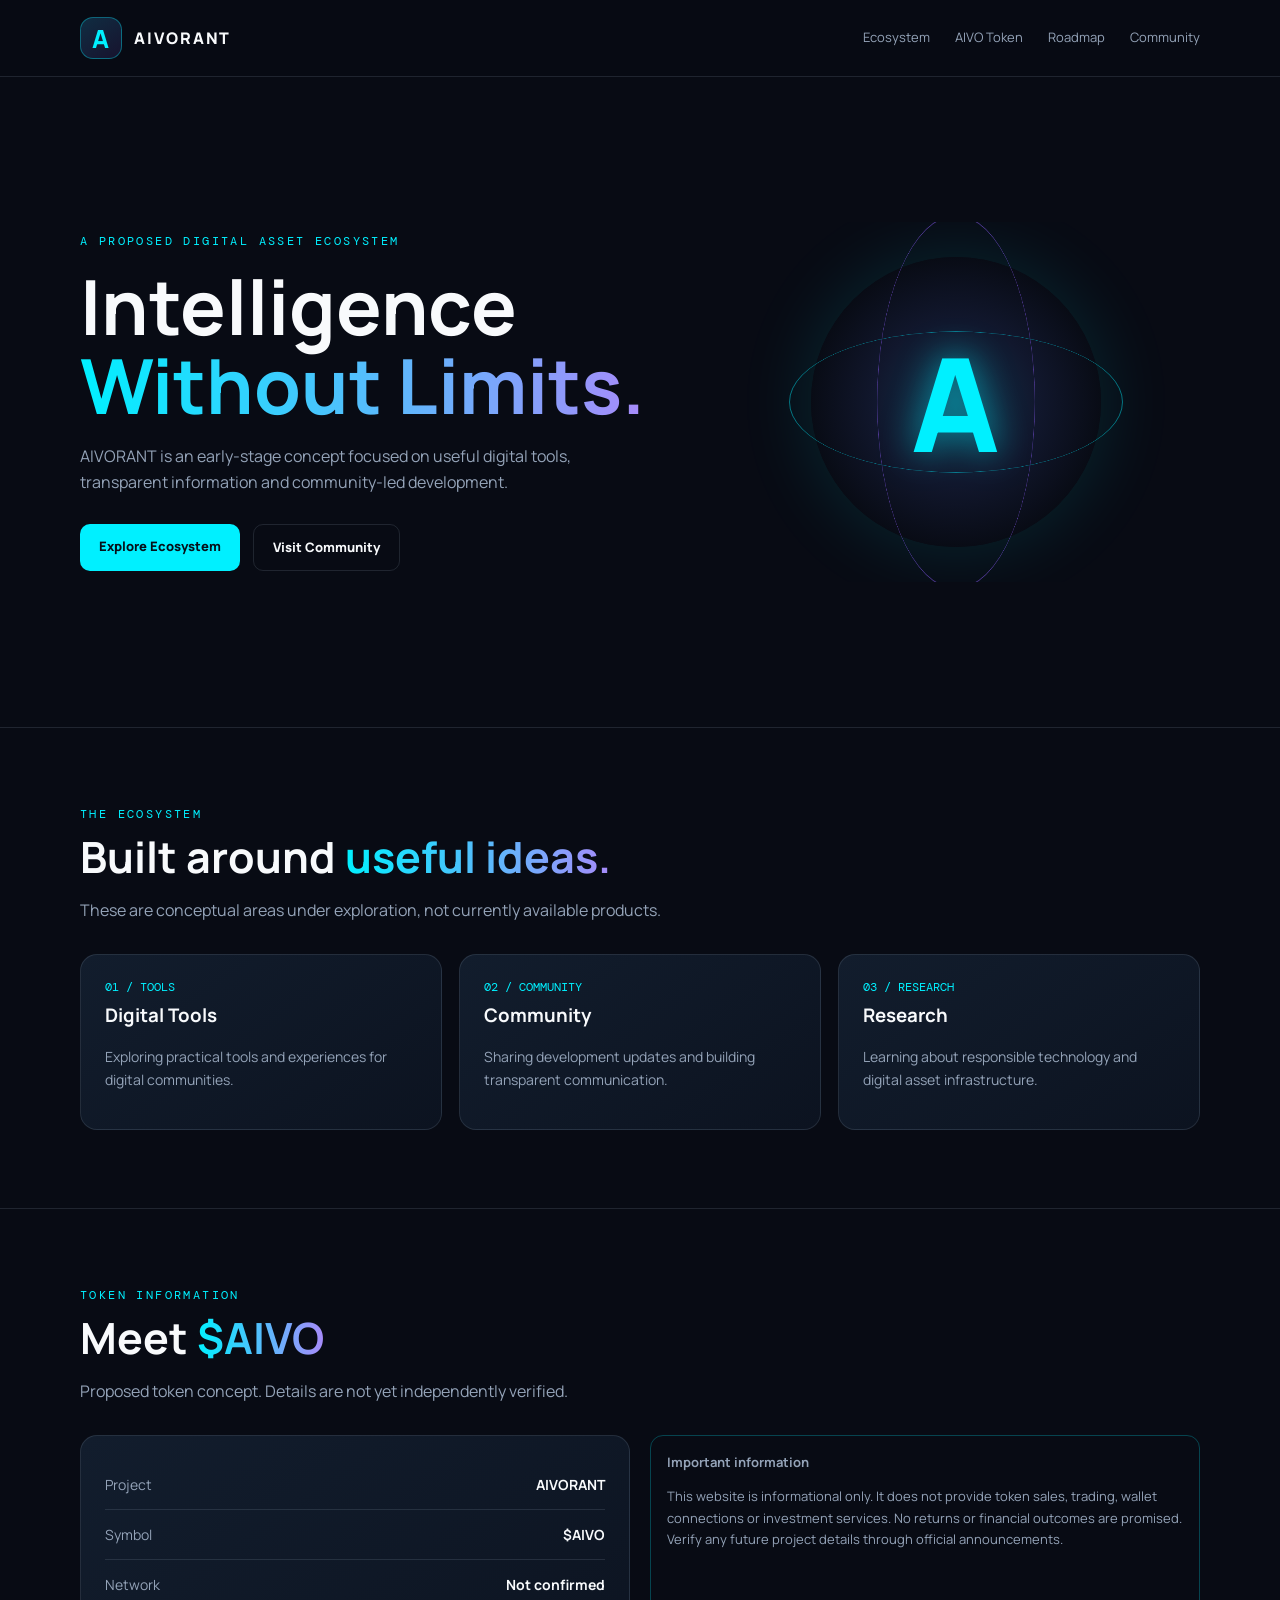
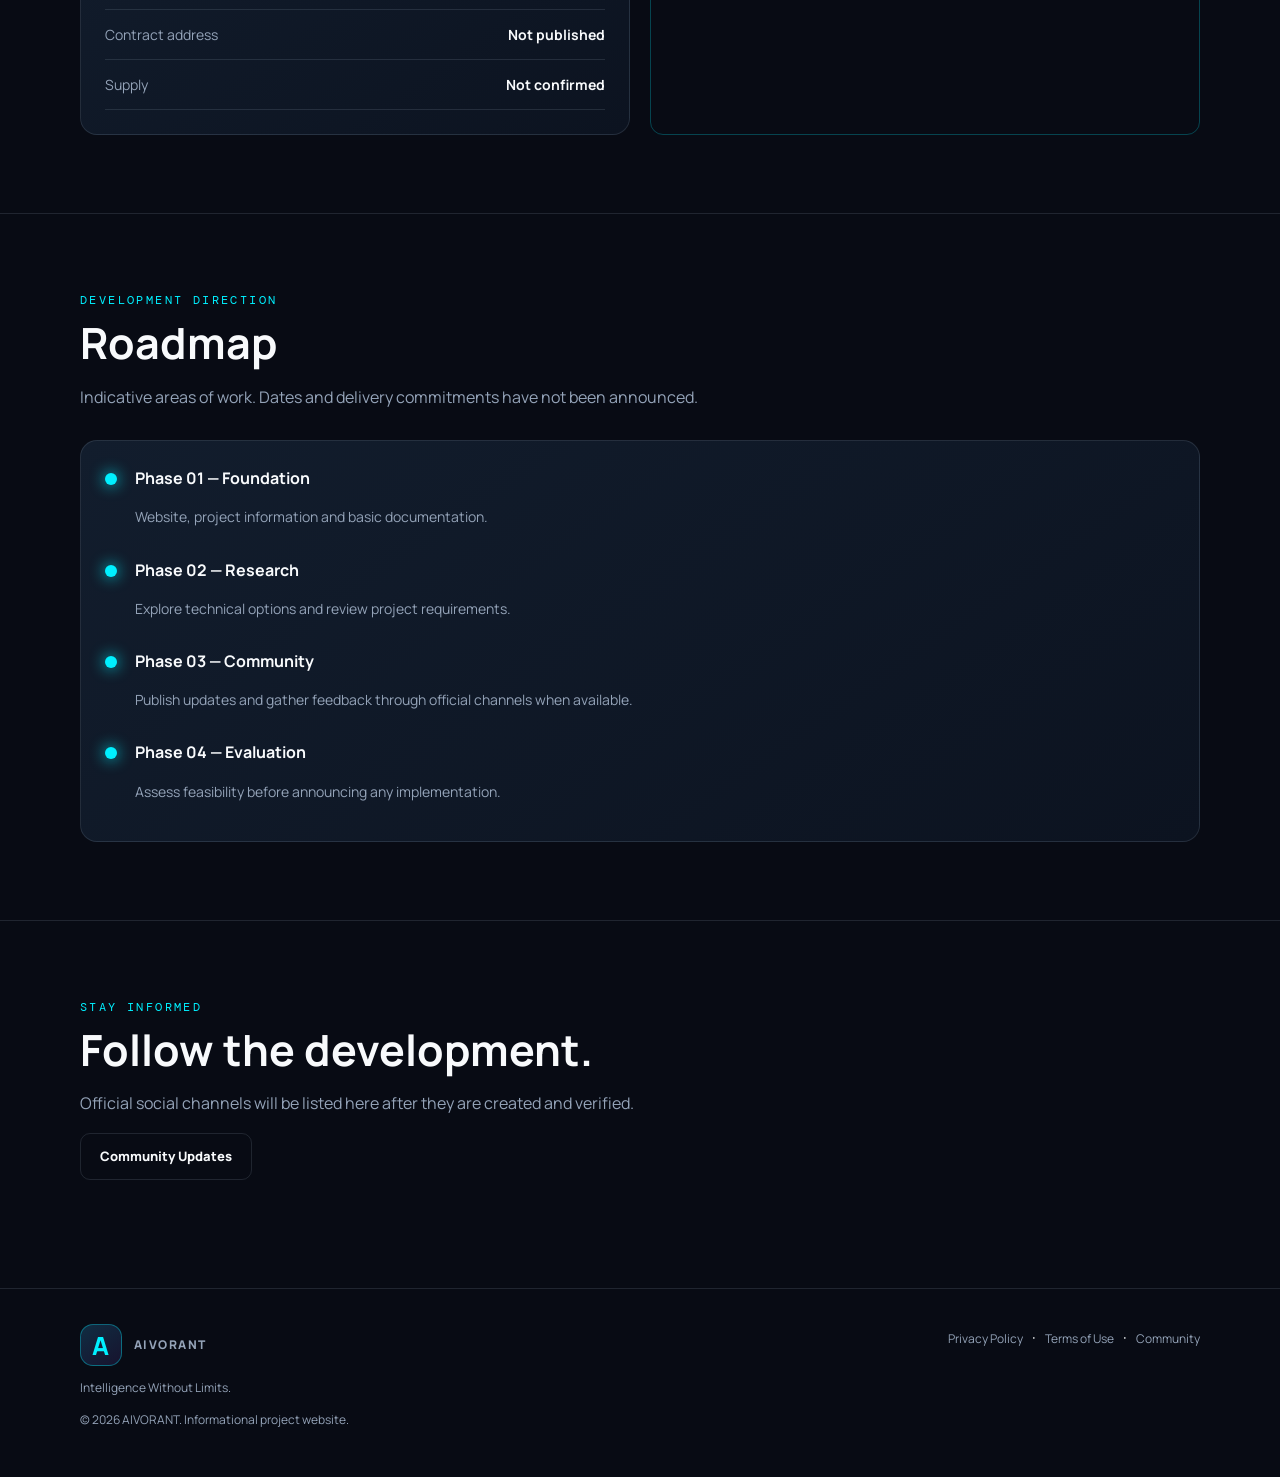
<file: index.html>
<!doctype html>
<html lang="en">
<head>
<meta charset="utf-8">
<meta name="viewport" content="width=device-width,initial-scale=1">
<meta name="theme-color" content="#080b14">

<meta name="description" content="Explore AIVORANT ($AIVO), a proposed digital asset ecosystem focused on useful tools, transparent information and community-led development.">
<meta name="robots" content="index,follow">

<meta name="google-site-verification" content="tUziEpNcFiBSvK1fL1NbDx5mLqXQNmBAKE37DugyQXY">

<link rel="canonical" href="https://adityasnghofficial01-dotcom.github.io/aivorant-website/">

<meta property="og:type" content="website">
<meta property="og:title" content="AIVORANT ($AIVO) — Ecosystem">
<meta property="og:description" content="A proposed digital asset ecosystem focused on useful tools, transparent information and community-led development.">
<meta property="og:url" content="https://adityasnghofficial01-dotcom.github.io/aivorant-website/">
<meta name="twitter:card" content="summary">

<link rel="icon" href="data:image/svg+xml,%3Csvg xmlns='http://www.w3.org/2000/svg' viewBox='0 0 64 64'%3E%3Crect width='64' height='64' rx='16' fill='%230B1120'/%3E%3Cpath d='M32 9L10 54H21L32 30L43 54H54Z' fill='%2300F0FF'/%3E%3Cpath d='M9 44C23 57 43 52 56 29' fill='none' stroke='%238B5CF6' stroke-width='4' stroke-linecap='round'/%3E%3C/svg%3E">

<link rel="preconnect" href="https://fonts.googleapis.com">
<link href="https://fonts.googleapis.com/css2?family=DM+Mono:wght@400;500&family=Manrope:wght@400;500;600;700;800&display=swap" rel="stylesheet">

<title>AIVORANT ($AIVO) — Ecosystem</title>

<style>
:root {
  --bg:#080b14;
  --panel:#101827;
  --cyan:#00f0ff;
  --violet:#8b5cf6;
  --white:#f8fafc;
  --muted:#94a3b8;
  --border:rgba(148,163,184,.17);
}
* {box-sizing:border-box}
html {scroll-behavior:smooth;scroll-padding-top:90px}
body {
  margin:0;background:var(--bg);color:var(--white);
  font-family:Manrope,Arial,sans-serif;line-height:1.65;
}
a {color:inherit;text-decoration:none}
button {font:inherit}
.container {width:min(1120px,90%);margin:auto}
header {
  position:sticky;top:0;z-index:10;
  background:rgba(8,11,20,.93);
  border-bottom:1px solid var(--border);
  backdrop-filter:blur(15px);
}
.navbar {
  min-height:76px;display:flex;align-items:center;
  justify-content:space-between;gap:20px;
}
.brand {display:flex;align-items:center;gap:12px;font-weight:800;letter-spacing:.12em}
.brand-mark {
  width:42px;height:42px;border-radius:13px;
  display:grid;place-items:center;
  background:linear-gradient(145deg,#102d42,#17132e);
  color:var(--cyan);font-size:25px;
  border:1px solid rgba(0,240,255,.35);
}
nav {display:flex;align-items:center;gap:25px}
nav a {font-size:13px;color:var(--muted)}
nav a:hover {color:var(--cyan)}
.menu {
  display:none;background:transparent;color:white;
  border:1px solid var(--border);padding:8px 12px;border-radius:9px;
}
.hero {
  min-height:650px;display:grid;grid-template-columns:1.1fr .9fr;
  align-items:center;gap:35px;padding:80px 0;
}
.eyebrow {
  color:var(--cyan);font:12px "DM Mono",monospace;
  letter-spacing:.2em;text-transform:uppercase;
}
h1 {font-size:clamp(42px,7vw,76px);line-height:1.04;margin:18px 0}
.gradient {
  background:linear-gradient(90deg,var(--cyan),#a78bfa);
  -webkit-background-clip:text;background-clip:text;color:transparent;
}
.hero p {color:var(--muted);max-width:570px}
.actions {display:flex;flex-wrap:wrap;gap:13px;margin-top:28px}
.btn {
  padding:12px 19px;border-radius:10px;font-weight:800;
  font-size:13px;display:inline-block;
}
.primary {background:var(--cyan);color:#061019}
.secondary {border:1px solid var(--border);color:var(--white)}
.visual {display:grid;place-items:center;min-height:360px;overflow:hidden}
.core {
  width:min(290px,75vw);aspect-ratio:1;border-radius:50%;
  display:grid;place-items:center;position:relative;
  background:radial-gradient(circle,#12334b 0%,#11172d 40%,#080b14 72%);
  box-shadow:0 0 75px rgba(0,240,255,.13);
}
.core:before,.core:after {
  content:"";position:absolute;inset:-22px;border:1px solid rgba(0,240,255,.45);
  border-radius:50%;transform:rotateX(65deg);
}
.core:after {inset:-42px;border-color:rgba(139,92,246,.55);transform:rotateY(65deg)}
.core span {
  font-size:130px;font-weight:800;color:var(--cyan);
  text-shadow:0 0 35px rgba(0,240,255,.55);
}
section {padding:78px 0;border-top:1px solid var(--border)}
.section-head {max-width:650px;margin-bottom:30px}
h2 {font-size:clamp(29px,5vw,43px);line-height:1.15;margin:10px 0}
.section-head p,.muted {color:var(--muted)}
.grid {display:grid;grid-template-columns:repeat(3,1fr);gap:17px}
.card {
  background:linear-gradient(145deg,#121d2d,#0c1320);
  border:1px solid var(--border);border-radius:17px;padding:24px;
}
.card h3 {margin:5px 0 9px}
.card p {font-size:14px;color:var(--muted)}
.number {font:12px "DM Mono",monospace;color:var(--cyan)}
.token-layout {display:grid;grid-template-columns:1fr 1fr;gap:20px}
.token-row {
  display:flex;justify-content:space-between;gap:14px;
  border-bottom:1px solid var(--border);padding:13px 0;font-size:14px;
}
.token-row span {color:var(--muted)}
.notice {
  border:1px solid rgba(0,240,255,.25);border-radius:13px;
  padding:16px;color:var(--muted);font-size:13px;
}
.roadmap {display:grid;gap:14px}
.phase {display:flex;gap:18px;align-items:flex-start}
.dot {
  width:12px;height:12px;border-radius:50%;
  background:var(--cyan);margin-top:8px;flex-shrink:0;
  box-shadow:0 0 15px var(--cyan);
}
footer {padding:35px 0;border-top:1px solid var(--border)}
.footer-inner {
  display:flex;justify-content:space-between;gap:20px;flex-wrap:wrap;
}
footer p,footer a {font-size:12px;color:var(--muted)}
footer a:hover {color:var(--cyan)}
@media(max-width:760px) {
  .menu {display:block}
  nav {
    display:none;position:absolute;top:76px;left:0;right:0;
    background:#0c1320;padding:20px 5%;
    border-bottom:1px solid var(--border);
    flex-direction:column;align-items:flex-start;
  }
  nav.open {display:flex}
  .hero {grid-template-columns:1fr;padding:65px 0;min-height:auto}
  .visual {min-height:290px}
  .grid {grid-template-columns:1fr}

  .token-layout {grid-template-columns:1fr}
}

/* AIVORANT mobile responsiveness fix */
html,
body {
  width: 100%;
  max-width: 100%;
  overflow-x: clip;
}

img,
svg,
video {
  max-width: 100%;
}

.container,
.hero,
.visual,
.token-layout,
.grid {
  min-width: 0;
  max-width: 100%;
}

button,
a {
  overflow-wrap: anywhere;
}

@media(max-width:450px) {
  .container {
    width: 90%;
  }

  .navbar {
    gap: 10px;
  }

  .brand {
    min-width: 0;
    letter-spacing: .08em;
  }

  .hero {
    overflow: hidden;
  }

  .core {
    max-width: 75vw;
  }

  .token-row {
    flex-wrap: wrap;
  }
}
</style>

</head>

<body>
<header>
  <div class="container navbar">
    <a class="brand" href="#home">
      <span class="brand-mark">A</span>
      <span>AIVORANT</span>
    </a>
    <button class="menu" id="menu" aria-label="Toggle navigation" aria-expanded="false">☰</button>
    <nav id="nav">
      <a href="#ecosystem">Ecosystem</a>
      <a href="#token">AIVO Token</a>
      <a href="#roadmap">Roadmap</a>
      <a href="community.html">Community</a>
    </nav>
  </div>
</header>

<main id="home">
  <div class="container hero">
    <div>
      <div class="eyebrow">A proposed digital asset ecosystem</div>
      <h1>Intelligence<br><span class="gradient">Without Limits.</span></h1>
      <p>
        AIVORANT is an early-stage concept focused on useful digital tools,
        transparent information and community-led development.
      </p>
      <div class="actions">
        <a class="btn primary" href="#ecosystem">Explore Ecosystem</a>
        <a class="btn secondary" href="community.html">Visit Community</a>
      </div>
    </div>
    <div class="visual" aria-label="AIVORANT abstract visual">
      <div class="core"><span>A</span></div>
    </div>
  </div>

  <section id="ecosystem">
    <div class="container">
      <div class="section-head">
        <div class="eyebrow">The ecosystem</div>
        <h2>Built around <span class="gradient">useful ideas.</span></h2>
        <p>These are conceptual areas under exploration, not currently available products.</p>
      </div>
      <div class="grid">
        <article class="card">
          <div class="number">01 / TOOLS</div>
          <h3>Digital Tools</h3>
          <p>Exploring practical tools and experiences for digital communities.</p>
        </article>
        <article class="card">
          <div class="number">02 / COMMUNITY</div>
          <h3>Community</h3>
          <p>Sharing development updates and building transparent communication.</p>
        </article>
        <article class="card">
          <div class="number">03 / RESEARCH</div>
          <h3>Research</h3>
          <p>Learning about responsible technology and digital asset infrastructure.</p>
        </article>
      </div>
    </div>
  </section>

  <section id="token">
    <div class="container">
      <div class="section-head">
        <div class="eyebrow">Token information</div>
        <h2>Meet <span class="gradient">$AIVO</span></h2>
        <p>Proposed token concept. Details are not yet independently verified.</p>
      </div>
      <div class="token-layout">
        <div class="card">
          <div class="token-row"><span>Project</span><strong>AIVORANT</strong></div>
          <div class="token-row"><span>Symbol</span><strong>$AIVO</strong></div>
          <div class="token-row"><span>Network</span><strong>Not confirmed</strong></div>
          <div class="token-row"><span>Contract address</span><strong>Not published</strong></div>
          <div class="token-row"><span>Supply</span><strong>Not confirmed</strong></div>
        </div>
        <div class="notice">
          <strong>Important information</strong>
          <p>This website is informational only. It does not provide token sales,
          trading, wallet connections or investment services. No returns or
          financial outcomes are promised. Verify any future project details
          through official announcements.
        </p>
        </div>
      </div>
    </div>
  </section>

  <section id="roadmap">
    <div class="container">
      <div class="section-head">
        <div class="eyebrow">Development direction</div>
        <h2>Roadmap</h2>
        <p>Indicative areas of work. Dates and delivery commitments have not been announced.</p>
      </div>
      <div class="card roadmap">
        <div class="phase"><span class="dot"></span><div><strong>Phase 01 — Foundation</strong><p class="muted">Website, project information and basic documentation.</p></div></div>
        <div class="phase"><span class="dot"></span><div><strong>Phase 02 — Research</strong><p class="muted">Explore technical options and review project requirements.</p></div></div>
        <div class="phase"><span class="dot"></span><div><strong>Phase 03 — Community</strong><p class="muted">Publish updates and gather feedback through official channels when available.</p></div></div>
        <div class="phase"><span class="dot"></span><div><strong>Phase 04 — Evaluation</strong><p class="muted">Assess feasibility before announcing any implementation.</p></div></div>
      </div>
    </div>
  </section>

  <section>
    <div class="container">
      <div class="section-head">
        <div class="eyebrow">Stay informed</div>
        <h2>Follow the development.</h2>
        <p>Official social channels will be listed here after they are created and verified.</p>
        <a class="btn secondary" href="community.html">Community Updates</a>
      </div>
    </div>
  </section>
</main>

<footer>
  <div class="container footer-inner">
    <div>
      <a class="brand" href="#home"><span class="brand-mark">A</span><span>AIVORANT</span></a>
      <p>Intelligence Without Limits.</p>
      <p>© <span id="year">2026</span> AIVORANT. Informational project website.</p>
    </div>
    <div>
      <a href="privacy.html">Privacy Policy</a>
      &nbsp; · &nbsp;
      <a href="terms.html">Terms of Use</a>
      &nbsp; · &nbsp;
      <a href="community.html">Community</a>
    </div>
  </div>
</footer>

<script>
const menu = document.getElementById('menu');
const nav = document.getElementById('nav');

if (menu && nav) {
  menu.addEventListener('click', () => {
    const isOpen = nav.classList.toggle('open');
    menu.setAttribute('aria-expanded', String(isOpen));
  });

  nav.querySelectorAll('a').forEach(link => {
    link.addEventListener('click', () => {
      nav.classList.remove('open');
      menu.setAttribute('aria-expanded', 'false');
    });
  });
}

const year = document.getElementById('year');
if (year) year.textContent = new Date().getFullYear();
</script>
</body>
</html>
</file>
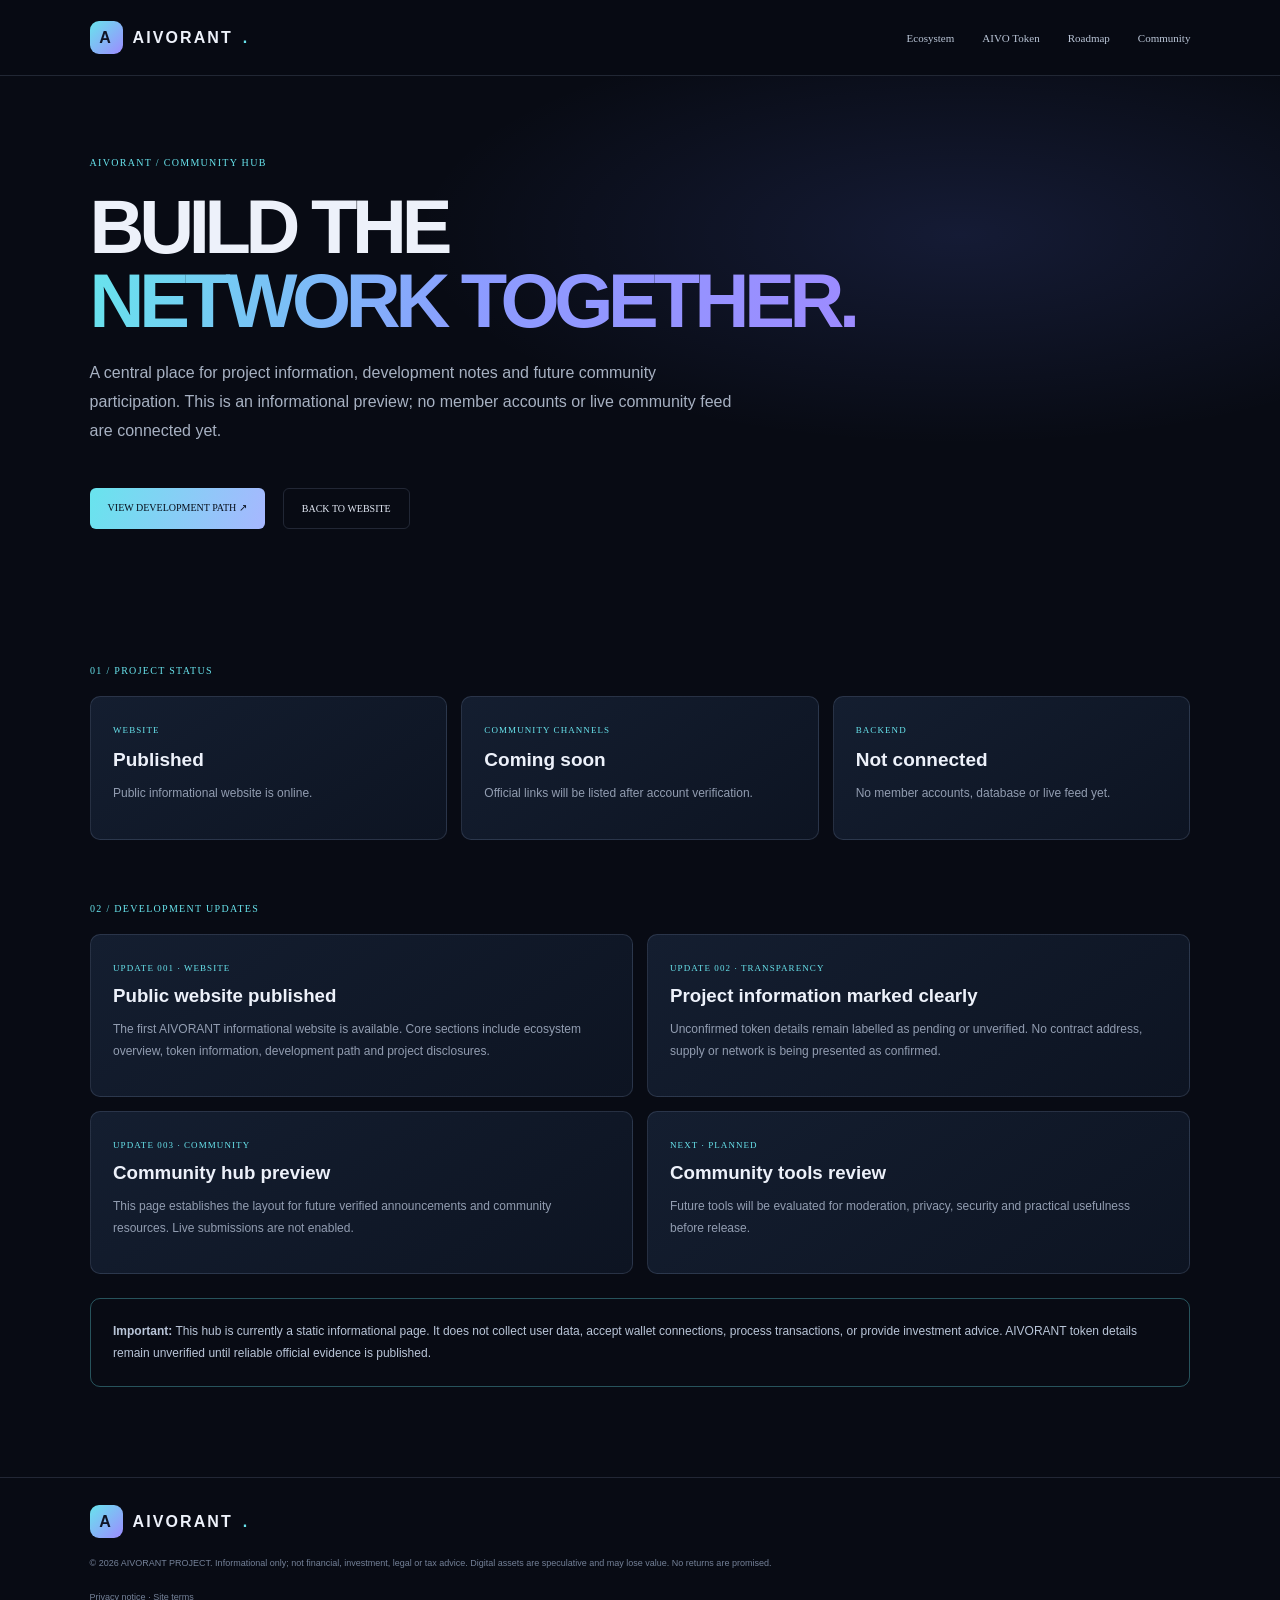
<file: community.html>
<!doctype html>
<html lang="en"><head><meta charset="utf-8"><meta name="viewport" content="width=device-width,initial-scale=1"><meta name="theme-color" content="#080b14"><meta name="description" content="AIVORANT community hub: project updates, development status and participation information."><link rel="icon" type="image/svg+xml" href="favicon.svg"><link rel="stylesheet" href="styles.css"><title>AIVORANT Community Hub</title><style>
.hub-hero{padding:76px 7%;background:radial-gradient(ellipse at 75% 30%,#637dff24,transparent 40%)}.hub-hero h1{font-size:clamp(42px,7vw,76px);margin:20px 0}.hub-hero p{max-width:650px;color:#a7b1c2;line-height:1.8}.hub-wrap{width:min(1100px,88%);margin:auto;padding:55px 0 90px}.status-grid{display:grid;grid-template-columns:repeat(3,1fr);gap:14px}.status-card,.update-card{background:linear-gradient(145deg,#141e30,#0d1422);border:1px solid var(--line);border-radius:10px;padding:22px}.status-card small,.update-card small{font:9px 'DM Mono';letter-spacing:.12em;color:var(--cyan)}.status-card strong{display:block;font-size:19px;margin-top:12px}.status-card p,.update-card p{font-size:12px;line-height:1.8;color:var(--muted)}.updates{display:grid;grid-template-columns:repeat(2,1fr);gap:14px;margin-top:18px}.update-card h3{margin:10px 0}.notice{margin-top:24px;border:1px solid #68e4ed55;border-radius:10px;padding:22px;color:#b9c5d8;font-size:12px;line-height:1.8}.hub-actions{display:flex;gap:10px;flex-wrap:wrap;margin-top:25px}.back{color:var(--cyan);font:10px 'DM Mono'}@media(max-width:650px){.status-grid,.updates{grid-template-columns:1fr}.hub-hero{padding:55px 6%}}
</style></head><body><header><a class="brand" href="index.html"><b>A</b> AIVORANT<span>.</span></a><button id="menu" aria-label="Open navigation">☰</button><nav id="nav"><a href="index.html#ecosystem">Ecosystem</a><a href="index.html#token">AIVO Token</a><a href="index.html#roadmap">Roadmap</a><a href="index.html#community">Community</a></nav></header>
<main><section class="hub-hero"><label> AIVORANT / COMMUNITY HUB</label><h1>BUILD THE<br><em>NETWORK TOGETHER.</em></h1><p>A central place for project information, development notes and future community participation. This is an informational preview; no member accounts or live community feed are connected yet.</p><div class="hub-actions"><a class="button" href="index.html#roadmap">VIEW DEVELOPMENT PATH ↗</a><a class="button ghost" href="index.html">BACK TO WEBSITE</a></div></section>
<section class="hub-wrap"><label>01 / PROJECT STATUS</label><div class="status-grid" style="margin-top:18px"><article class="status-card"><small>WEBSITE</small><strong>Published</strong><p>Public informational website is online.</p></article><article class="status-card"><small>COMMUNITY CHANNELS</small><strong>Coming soon</strong><p>Official links will be listed after account verification.</p></article><article class="status-card"><small>BACKEND</small><strong>Not connected</strong><p>No member accounts, database or live feed yet.</p></article></div>
<div style="margin-top:58px"><label>02 / DEVELOPMENT UPDATES</label><div class="updates"><article class="update-card"><small>UPDATE 001 · WEBSITE</small><h3>Public website published</h3><p>The first AIVORANT informational website is available. Core sections include ecosystem overview, token information, development path and project disclosures.</p></article><article class="update-card"><small>UPDATE 002 · TRANSPARENCY</small><h3>Project information marked clearly</h3><p>Unconfirmed token details remain labelled as pending or unverified. No contract address, supply or network is being presented as confirmed.</p></article><article class="update-card"><small>UPDATE 003 · COMMUNITY</small><h3>Community hub preview</h3><p>This page establishes the layout for future verified announcements and community resources. Live submissions are not enabled.</p></article><article class="update-card"><small>NEXT · PLANNED</small><h3>Community tools review</h3><p>Future tools will be evaluated for moderation, privacy, security and practical usefulness before release.</p></article></div></div>
<div class="notice"><strong>Important:</strong> This hub is currently a static informational page. It does not collect user data, accept wallet connections, process transactions, or provide investment advice. AIVORANT token details remain unverified until reliable official evidence is published.</div></section></main>
<footer style="padding:27px 7%;border-top:1px solid var(--line)"><a class="brand" href="index.html"><b>A</b> AIVORANT<span>.</span></a><p style="max-width:850px;color:#748198;font-size:9px;line-height:1.7">© <span id="year"></span> AIVORANT PROJECT. Informational only; not financial, investment, legal or tax advice. Digital assets are speculative and may lose value. No returns are promised.</p><p><a href="privacy.html">Privacy notice</a> · <a href="terms.html">Site terms</a></p></footer><script>const menu=document.getElementById('menu'),nav=document.getElementById('nav');menu.addEventListener('click',()=>nav.classList.toggle('open'));nav.querySelectorAll('a').forEach(a=>a.addEventListener('click',()=>nav.classList.remove('open')));document.getElementById('year').textContent=new Date().getFullYear();</script></body></html>
</file>
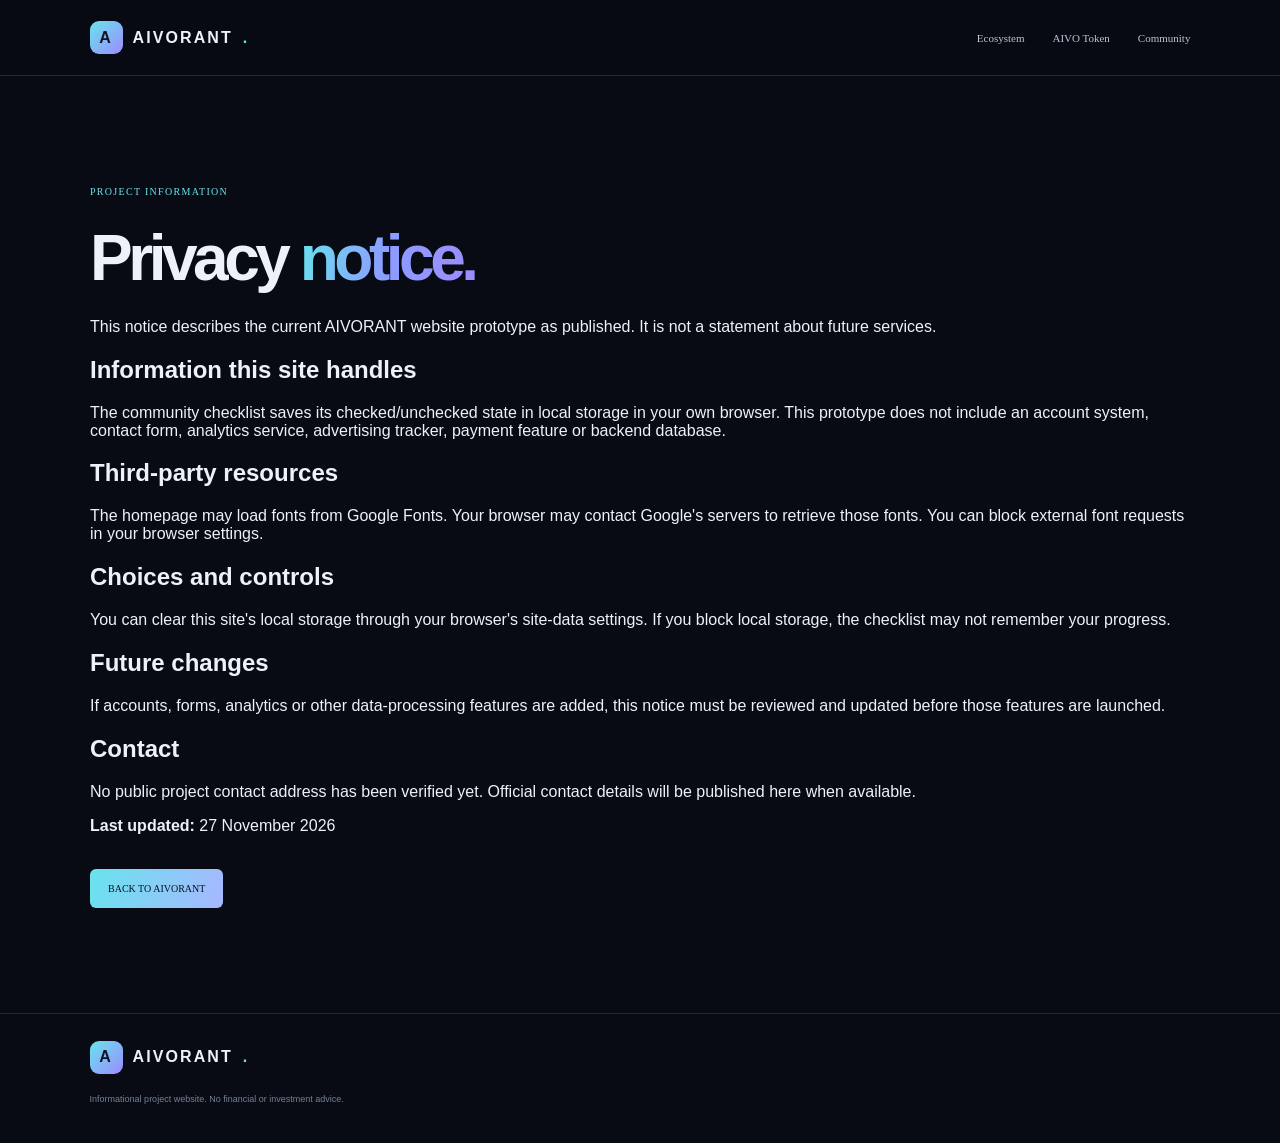
<file: privacy.html>
<!doctype html>
<html lang="en"><head><meta charset="utf-8"><meta name="viewport" content="width=device-width,initial-scale=1"><meta name="theme-color" content="#080b14"><meta name="robots" content="index,follow"><title>Privacy Notice — AIVORANT</title><link rel="icon" type="image/svg+xml" href="favicon.svg"><link rel="stylesheet" href="styles.css"></head>
<body><header><a class="brand" href="index.html"><b>A</b> AIVORANT<span>.</span></a><nav><a href="index.html#ecosystem">Ecosystem</a><a href="index.html#token">AIVO Token</a><a href="index.html#community">Community</a></nav></header>
<main class="section"><label>PROJECT INFORMATION</label><h1 style="font-size:clamp(38px,6vw,64px)">Privacy <em>notice.</em></h1><p>This notice describes the current AIVORANT website prototype as published. It is not a statement about future services.</p>
<h2>Information this site handles</h2><p>The community checklist saves its checked/unchecked state in local storage in your own browser. This prototype does not include an account system, contact form, analytics service, advertising tracker, payment feature or backend database.</p>
<h2>Third-party resources</h2><p>The homepage may load fonts from Google Fonts. Your browser may contact Google's servers to retrieve those fonts. You can block external font requests in your browser settings.</p>
<h2>Choices and controls</h2><p>You can clear this site's local storage through your browser's site-data settings. If you block local storage, the checklist may not remember your progress.</p>
<h2>Future changes</h2><p>If accounts, forms, analytics or other data-processing features are added, this notice must be reviewed and updated before those features are launched.</p>
<h2>Contact</h2><p>No public project contact address has been verified yet. Official contact details will be published here when available.</p><p><strong>Last updated:</strong> 27 November 2026</p><a class="button" href="index.html">BACK TO AIVORANT</a></main><footer><a class="brand" href="index.html"><b>A</b> AIVORANT<span>.</span></a><p>Informational project website. No financial or investment advice.</p></footer></body></html>
</file>
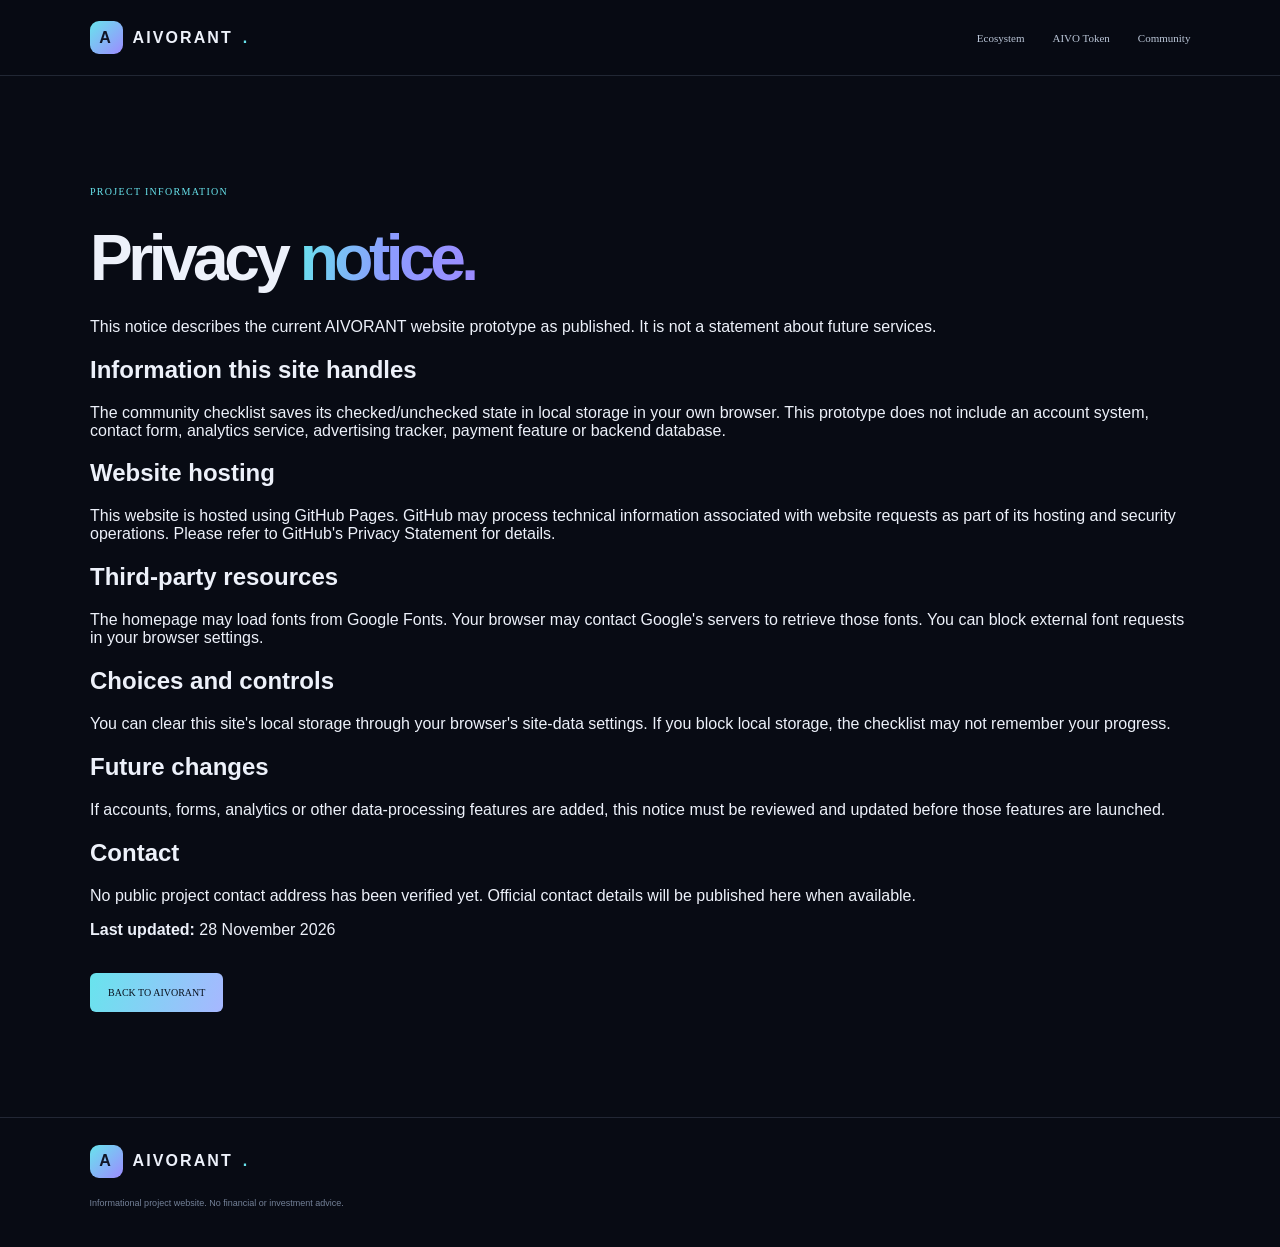
<file: terms.html>
<!doctype html>
<html lang="en">
<head>
  <meta charset="utf-8">
  <meta name="viewport" content="width=device-width,initial-scale=1">
  <meta name="theme-color" content="#080b14">
  <meta name="robots" content="index,follow">
  <title>Privacy Notice — AIVORANT</title>
  <link rel="icon" type="image/svg+xml" href="favicon.svg">
  <link rel="stylesheet" href="styles.css">
</head>

<body>
<header>
  <a class="brand" href="index.html">
    <b>A</b> AIVORANT<span>.</span>
  </a>
  <nav>
    <a href="index.html#ecosystem">Ecosystem</a>
    <a href="index.html#token">AIVO Token</a>
    <a href="index.html#community">Community</a>
  </nav>
</header>

<main class="section">
  <label>PROJECT INFORMATION</label>

  <h1 style="font-size:clamp(38px,6vw,64px)">
    Privacy <em>notice.</em>
  </h1>

  <p>
    This notice describes the current AIVORANT website prototype
    as published. It is not a statement about future services.
  </p>

  <h2>Information this site handles</h2>
  <p>
    The community checklist saves its checked/unchecked state
    in local storage in your own browser. This prototype does not
    include an account system, contact form, analytics service,
    advertising tracker, payment feature or backend database.
  </p>

  <h2>Website hosting</h2>
  <p>
    This website is hosted using GitHub Pages. GitHub may process
    technical information associated with website requests as
    part of its hosting and security operations. Please refer to
    GitHub's Privacy Statement for details.
  </p>

  <h2>Third-party resources</h2>
  <p>
    The homepage may load fonts from Google Fonts. Your browser
    may contact Google's servers to retrieve those fonts.
    You can block external font requests in your browser settings.
  </p>

  <h2>Choices and controls</h2>
  <p>
    You can clear this site's local storage through your browser's
    site-data settings. If you block local storage, the checklist
    may not remember your progress.
  </p>

  <h2>Future changes</h2>
  <p>
    If accounts, forms, analytics or other data-processing
    features are added, this notice must be reviewed and updated
    before those features are launched.
  </p>

  <h2>Contact</h2>
  <p>
    No public project contact address has been verified yet.
    Official contact details will be published here when available.
  </p>

  <p><strong>Last updated:</strong> 28 November 2026</p>

  <a class="button" href="index.html">BACK TO AIVORANT</a>
</main>

<footer>
  <a class="brand" href="index.html">
    <b>A</b> AIVORANT<span>.</span>
  </a>
  <p>Informational project website. No financial or investment advice.</p>
</footer>
</body>
</html>
</file>
<file: styles.css>
*{box-sizing:border-box}
html{scroll-behavior:smooth}
body{margin:0;background:#080b14;color:#edf1fa;font-family:Manrope,Arial,sans-serif}
a{color:inherit;text-decoration:none}

:root{
  --cyan:#68e4ed;
  --violet:#9d8bff;
  --line:rgba(190,208,255,.14);
  --muted:#929db1
}

header{
  height:76px;
  padding:0 7%;
  display:flex;
  align-items:center;
  justify-content:space-between;
  border-bottom:1px solid var(--line);
  position:sticky;
  top:0;
  background:#080b14ed;
  backdrop-filter:blur(16px);
  z-index:5
}

.brand{font-weight:800;letter-spacing:.13em}
.brand b{
  display:inline-grid;
  place-items:center;
  background:linear-gradient(135deg,var(--cyan),var(--violet));
  color:#101526;
  border-radius:9px;
  width:33px;
  height:33px
}
.brand span{color:var(--cyan)}

nav{
  display:flex;
  gap:28px;
  font:11px 'DM Mono';
  color:#bac5d7
}
nav a:hover{color:var(--cyan)}
#menu{display:none}

.hero{
  min-height:650px;
  padding:65px 8%;
  display:grid;
  grid-template-columns:1fr 1fr;
  align-items:center;
  background:radial-gradient(ellipse at 75% 48%,#637dff20,transparent 36%)
}

label,.hero label,.section>label,.section label:first-child{
  font:10px 'DM Mono';
  letter-spacing:.13em;
  color:var(--cyan)
}

h1{
  font-size:clamp(48px,6.7vw,86px);
  line-height:.98;
  letter-spacing:-.07em;
  margin:28px 0
}

em{
  font-style:normal;
  background:linear-gradient(100deg,var(--cyan),#8c9cff,var(--violet));
  background-clip:text;
  color:transparent
}

.hero p,.heading p,.token-layout>div>p{
  max-width:480px;
  color:#a7b1c2;
  line-height:1.8;
  font-size:14px
}

.button{
  display:inline-block;
  background:linear-gradient(110deg,var(--cyan),#a7b7ff);
  color:#08101c;
  padding:14px 18px;
  border-radius:6px;
  font:10px 'DM Mono';
  margin:18px 8px 0 0
}

.ghost{
  background:transparent;
  color:#e4eaf6;
  border:1px solid var(--line)
}

.facts{
  display:flex;
  gap:28px;
  margin-top:55px
}
.facts span{
  font:9px 'DM Mono';
  color:#7f8da4;
  display:grid;
  gap:7px
}
.facts b{color:#e5eaf3}

.visual{
  height:430px;
  display:grid;
  place-items:center;
  position:relative;
  perspective:800px
}

.core{
  width:220px;
  height:220px;
  border-radius:35%;
  display:grid;
  place-items:center;
  background:linear-gradient(145deg,#b5ffff,#6389ff 55%,#a58bff);
  box-shadow:inset -20px -20px 40px #101a47aa,0 35px 90px #6a8aff55;
  font-size:95px;
  font-weight:800;
  color:#10172a;
  transform:rotate(45deg);
  animation:float 6s infinite ease-in-out
}
.core span{color:#efffff}

.orbit{
  position:absolute;
  border:1px solid #68e4ed55;
  border-radius:50%;
  transform:rotate(-25deg)
}
.o1{width:420px;height:160px}
.o2{
  width:350px;
  height:300px;
  transform:rotate(55deg);
  border-color:#9d8bff55
}

.float{
  position:absolute;
  background:#111a2c;
  border:1px solid var(--line);
  padding:12px;
  color:var(--cyan)
}
.f1{top:14%;left:0}
.f2{right:0;bottom:14%}

@keyframes float{
  50%{transform:translateY(-16px) rotate(51deg)}
}

.ticker{
  padding:17px;
  text-align:center;
  border-block:1px solid var(--line);
  font:10px 'DM Mono';
  letter-spacing:.18em;
  color:var(--cyan)
}

.section{
  width:min(1100px,88%);
  margin:auto;
  padding:105px 0
}

.heading{
  display:flex;
  justify-content:space-between;
  align-items:end;
  gap:30px;
  margin:25px 0 40px
}

.heading h2,.token-layout h2,.closing h2{
  font-size:clamp(40px,5vw,64px);
  line-height:1.03;
  letter-spacing:-.06em;
  margin:0
}
.heading p{max-width:340px}

.grid{
  display:grid;
  grid-template-columns:repeat(4,1fr);
  gap:13px
}

.grid article,.hub{
  padding:24px;
  background:linear-gradient(145deg,#141e30,#0d1422);
  border:1px solid var(--line);
  border-radius:10px;
  min-height:240px
}

.grid i{
  display:block;
  font-size:28px;
  color:var(--cyan);
  margin-bottom:25px
}
.grid small,.hub>small{
  font:9px 'DM Mono';
  color:#91a1b9
}
.grid h3,.hub h3{font-size:19px}
.grid p,.hub p{
  font-size:11px;
  line-height:1.8;
  color:var(--muted)
}
.grid article>b{
  display:block;
  margin-top:20px;
  font:8px 'DM Mono';
  color:var(--cyan)
}

.token-section,.community{
  background:#0d1422;
  border-block:1px solid var(--line)
}

.token-layout{
  display:grid;
  grid-template-columns:1fr 1fr;
  gap:8%;
  align-items:center
}

.token-card{
  padding:25px;
  background:#080e1a;
  border:1px solid #68e4ed55;
  border-radius:12px
}
.token-card>small{
  font:9px 'DM Mono';
  color:var(--cyan)
}

.token-name{
  display:flex;
  align-items:center;
  gap:13px;
  padding:25px 0;
  border-bottom:1px solid var(--line)
}
.token-name>b{
  background:linear-gradient(135deg,var(--cyan),var(--violet));
  color:#111;
  width:48px;
  height:48px;
  display:grid;
  place-items:center;
  border-radius:12px;
  font-size:25px
}
.token-name span{
  display:block;
  color:var(--cyan);
  font:11px 'DM Mono';
  margin-top:5px
}
.token-card p{
  display:flex;
  justify-content:space-between;
  border-bottom:1px solid var(--line);
  padding:12px 0;
  font:9px 'DM Mono';
  color:#91a1b9
}
.token-card p strong{color:#edf1fa}
.pending{color:#d7b978!important}
.token-card aside{
  color:#c5b58d;
  font-size:10px;
  line-height:1.7
}

.roadmap{border-top:1px solid var(--line)}
.roadmap article{
  display:grid;
  grid-template-columns:60px 1fr;
  padding:24px 0;
  border-bottom:1px solid var(--line);
  gap:15px
}
.roadmap article>b{
  font-size:28px;
  color:#53617a
}
.roadmap small{
  font:9px 'DM Mono';
  color:var(--cyan)
}
.roadmap h3{margin:7px 0}
.roadmap p{
  color:var(--muted);
  font-size:12px
}

.community .section{padding-top:85px}
.community-head{
  display:flex;
  justify-content:space-between
}

.grid.two{grid-template-columns:1fr 1fr}
.hub{min-height:300px}

.task{
  display:flex;
  gap:12px;
  align-items:center;
  padding:14px 0;
  border-bottom:1px solid var(--line);
  color:#dce4f2;
  font-size:12px;
  letter-spacing:0
}
.task input{accent-color:var(--cyan)}

#progress{
  font:9px 'DM Mono';
  color:var(--cyan);
  margin-top:20px
}

.bar{
  height:5px;
  background:#293449;
  margin-top:9px
}
.bar i{
  display:block;
  width:0;
  height:100%;
  background:var(--cyan);
  transition:.2s
}

.activity{
  padding:17px 0;
  border-bottom:1px solid var(--line);
  font-size:11px
}
.activity span{
  float:right;
  color:var(--cyan);
  font:9px 'DM Mono'
}

.social{
  display:flex;
  justify-content:space-between;
  align-items:center;
  gap:20px;
  margin-top:45px;
  padding-top:30px;
  border-top:1px solid var(--line);
  font-size:10px;
  color:#aab7cb
}
.social small{
  color:var(--cyan);
  font:9px 'DM Mono'
}
.social p{color:var(--muted)}

.closing{
  text-align:center;
  padding:100px 15px;
  background:radial-gradient(ellipse,#68e4ed13,transparent 60%)
}
.closing h2{margin:20px 0 28px}

/* Correct footer styling */
footer{
  padding:27px 7%;
  border-top:1px solid var(--line)
}
footer p{
  max-width:850px;
  color:#748198;
  font-size:9px;
  line-height:1.7;
  margin-top:18px
}

@media(max-width:800px){
  header{padding:0 5%}
  #menu{
    display:block;
    background:none;
    color:white;
    border:0;
    font-size:23px
  }
  nav{
    display:none;
    position:absolute;
    top:76px;
    left:0;
    right:0;
    padding:22px;
    background:#0d1422;
    flex-direction:column
  }
  nav.open{display:flex}

  .hero{
    grid-template-columns:1fr;
    padding:40px 6% 70px
  }
  .visual{
    grid-row:1;
    height:330px
  }
  .hero>div:first-child{grid-row:2}
  .hero h1{font-size:clamp(48px,12vw,75px)}

  .section{padding:75px 0}
  .heading{display:block}
  .heading p{margin-top:15px}
  .grid{grid-template-columns:repeat(2,1fr)}
  .token-layout{
    grid-template-columns:1fr;
    gap:30px
  }
  .grid.two{grid-template-columns:1fr}
  .social{display:block}
  .social>div+div{margin-top:18px}
}

@media(max-width:450px){
  .visual{height:285px}
  .core{
    width:175px;
    height:175px;
    font-size:72px
  }
  .o1{width:300px}
  .o2{width:270px}
  .grid{grid-template-columns:1fr}
  .facts{gap:14px}
  .facts span{font-size:8px}
  .facts b{font-size:9px}
  .float{
    font-size:8px;
    padding:9px
  }
  .section{width:88%}
  .token-card{padding:18px}
}

/* =====================================
   AIVORANT MOBILE RESPONSIVE FIX
   ===================================== */

/* Prevent horizontal page overflow */
html {
  max-width: 100%;
  overflow-x: clip;
}

body {
  width: 100%;
  max-width: 100%;
  overflow-x: clip;
}

/* Keep layout elements within viewport */
header,
main,
footer,
section,
.hero,
.section,
.token-layout,
.grid,
.social {
  min-width: 0;
  max-width: 100%;
}

/* New orbital logo */
.brand {
  display: inline-flex;
  align-items: center;
  gap: 10px;
  min-width: 0;
  letter-spacing: .13em;
}

.brand-logo {
  width: 48px;
  height: 48px;
  display: block;
  flex-shrink: 0;
}

footer .brand-logo {
  width: 42px;
  height: 42px;
}

/* Prevent long token information from overflowing */
.token-card p {
  gap: 12px;
  flex-wrap: wrap;
}

.token-card p strong {
  text-align: right;
  overflow-wrap: anywhere;
}

/* Allow facts to wrap on smaller screens */
.facts {
  flex-wrap: wrap;
}

/* Keep orbital artwork inside the mobile viewport */
.visual {
  min-width: 0;
  max-width: 100%;
}

.visual .orbit {
  max-width: 100%;
}

/* Prevent oversized text and links */
h1,
h2,
h3,
p,
a {
  overflow-wrap: break-word;
}

/* Responsive mobile adjustments */
@media (max-width: 450px) {
  header {
    padding-left: 5%;
    padding-right: 5%;
  }

  .brand-logo {
    width: 42px;
    height: 42px;
  }

  .hero {
    min-width: 0;
    overflow: hidden;
  }

  .visual {
    overflow: hidden;
  }

  .o1 {
    width: min(300px, 95%);
  }

  .o2 {
    width: min(270px, 90%);
  }

  .facts {
    gap: 14px;
  }

  .token-card {
    min-width: 0;
  }

  .social {
    overflow-wrap: anywhere;
  }

  footer {
    overflow-wrap: anywhere;
  }
}
</file>
